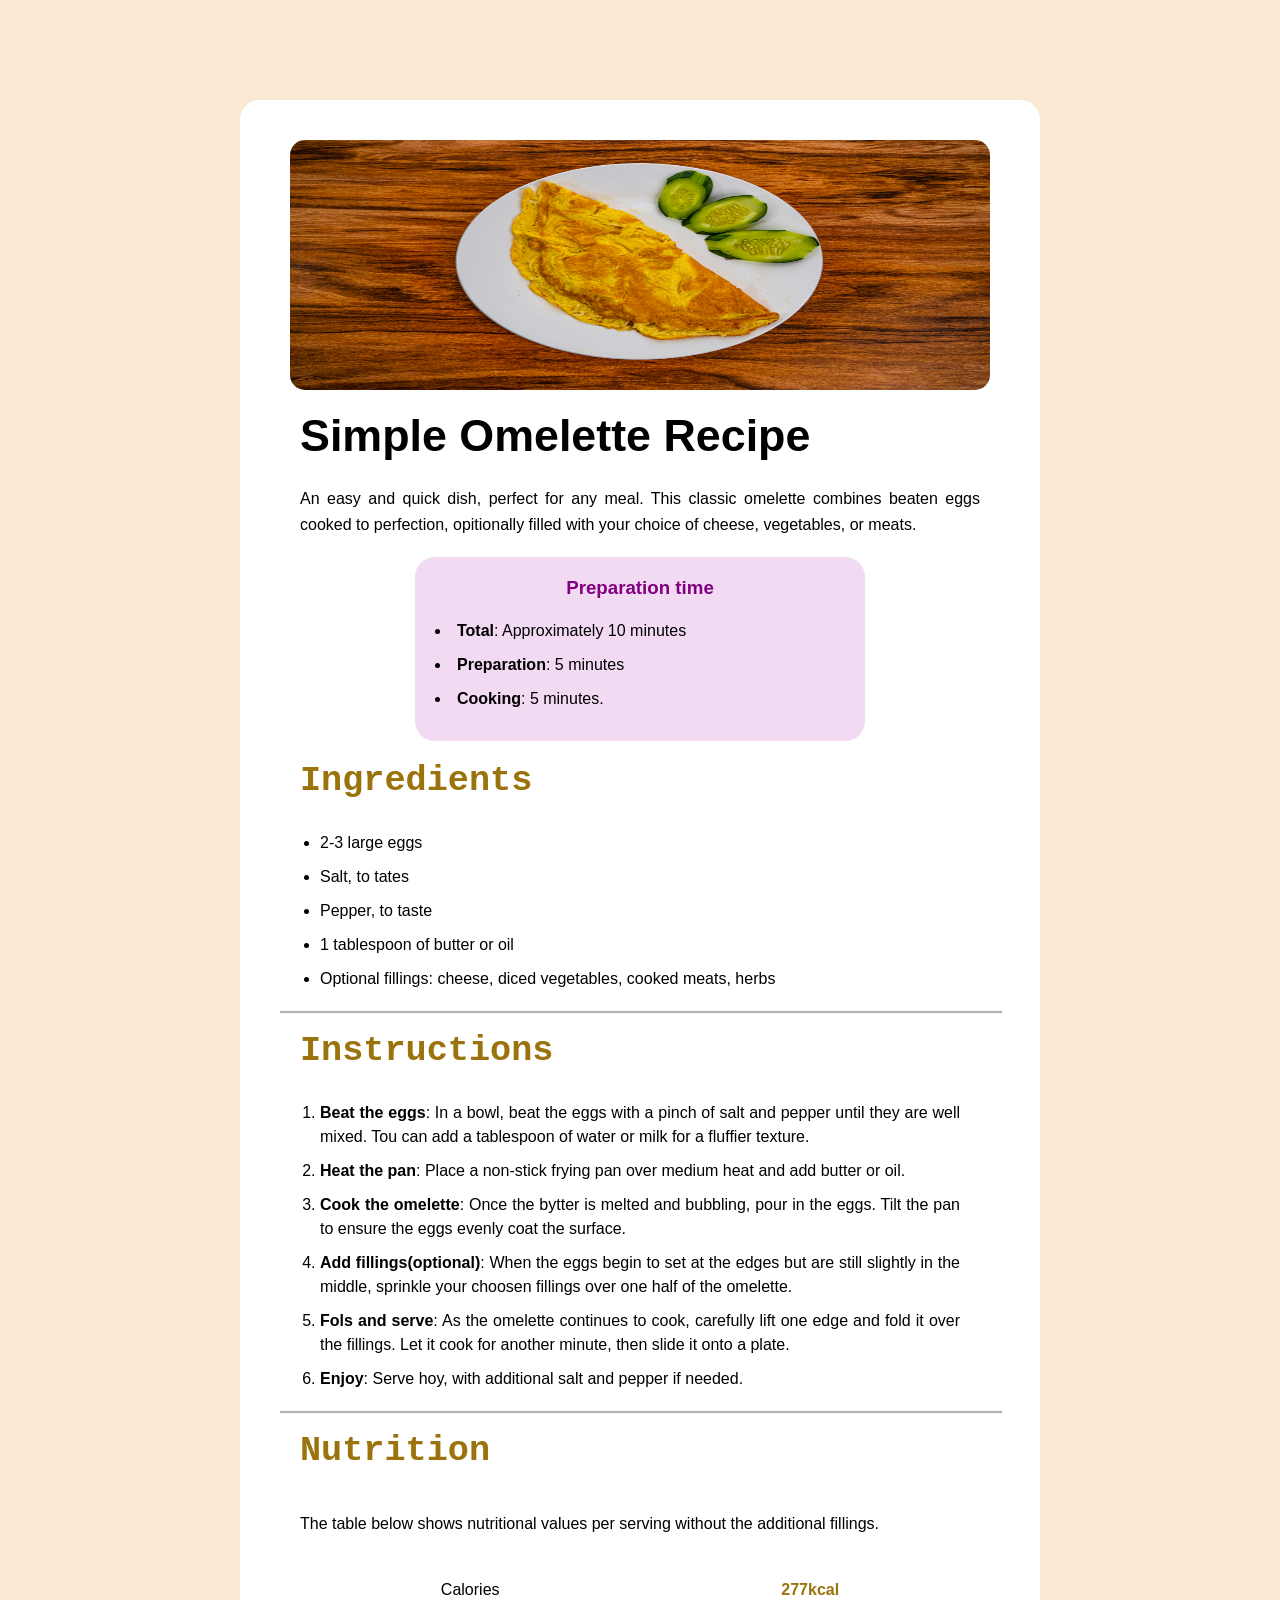
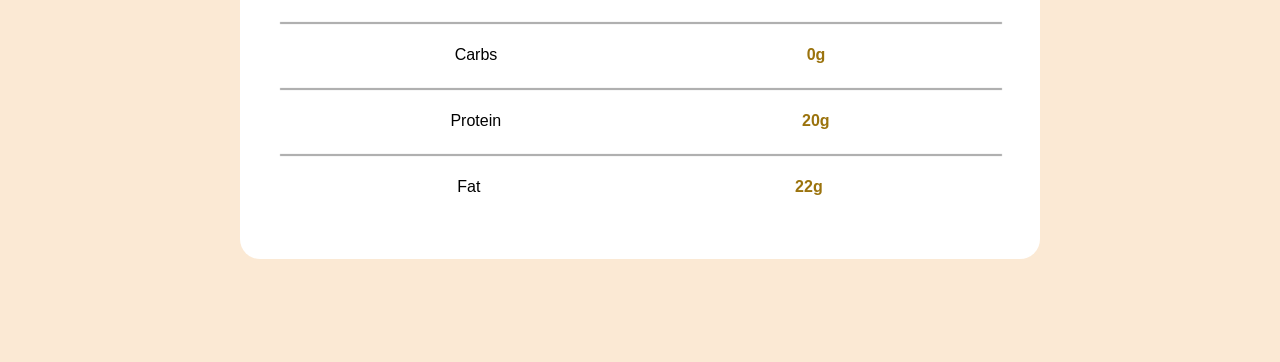
<file: omelete/index.html>
<!DOCTYPE html>
<html lang="en">
<head>
    <meta charset="UTF-8">
    <meta name="viewport" content="width=device-width, initial-scale=1.0">
    <title>Receita de Omelete</title>
    <link rel="shortcut icon" href="imagens/omelete.png" type="image/x-icon">
    <link rel="stylesheet" href="style/style.css">
    <link rel="stylesheet" href="style/maiores.css" media="screen and (min-width: 768px)">
</head>
<body>
    <main>
        <div id="imagem">
            <img src="imagens/omelete.jpg" alt="">
        </div>
        <h1>Simple Omelette Recipe</h1>
        <p>An easy and quick dish, perfect for any meal. This classic omelette combines beaten eggs cooked to perfection, opitionally filled with your choice of cheese, vegetables, or meats.</p>
        <div id="preparacao">
            <h3>Preparation time</h3>
            <ul>
                <li><strong>Total</strong>: Approximately 10 minutes</li>
                <li><strong>Preparation</strong>: 5 minutes</li>
                <li><strong>Cooking</strong>: 5 minutes.</li>
            </ul>
        </div>
        <h2>Ingredients</h2>
        <ul>
            <li>2-3 large eggs</li>
            <li>Salt, to tates</li>
            <li>Pepper, to taste</li>
            <li>1 tablespoon of butter or oil</li>
            <li>Optional fillings: cheese, diced vegetables, cooked meats, herbs</li>
        </ul>
        <hr>
        <h2>Instructions</h2>
        <ol>
            <li><strong>Beat the eggs</strong>: In a bowl, beat the eggs with a pinch of salt and pepper until they are well mixed. Tou can add a tablespoon of water or milk for a fluffier texture.</li>
            <li><strong>Heat the pan</strong>: Place a non-stick frying pan over medium heat and add butter or oil.</li>
            <li><strong>Cook the omelette</strong>: Once the bytter is melted and bubbling, pour in the eggs. Tilt the pan to ensure the eggs evenly coat the surface.</li>
            <li><strong>Add fillings(optional)</strong>: When the eggs begin to set at the edges but are still slightly in the middle, sprinkle your choosen fillings over one half of the omelette.</li>
            <li><strong>Fols and serve</strong>: As the omelette continues to cook, carefully lift one edge and fold it over the fillings. Let it cook for another minute, then slide it onto a plate.</li>
            <li><strong>Enjoy</strong>: Serve hoy, with additional salt and pepper if needed.</li>
        </ol>
        <hr>
        <h2>Nutrition</h2>
        <p>The table below shows nutritional values per serving without the additional fillings.</p>
        <p class="pai">Calories <span class="gramas">277kcal</span></p>
        <hr>
        <p class="pai">Carbs <span class="gramas">0g</span></p>
        <hr>
        <p class="pai">Protein <span class="gramas">20g</span></p>
        <hr>
        <p class="pai">Fat <span class="gramas">22g</span></p>
    </main>
</body>
</html>
</file>
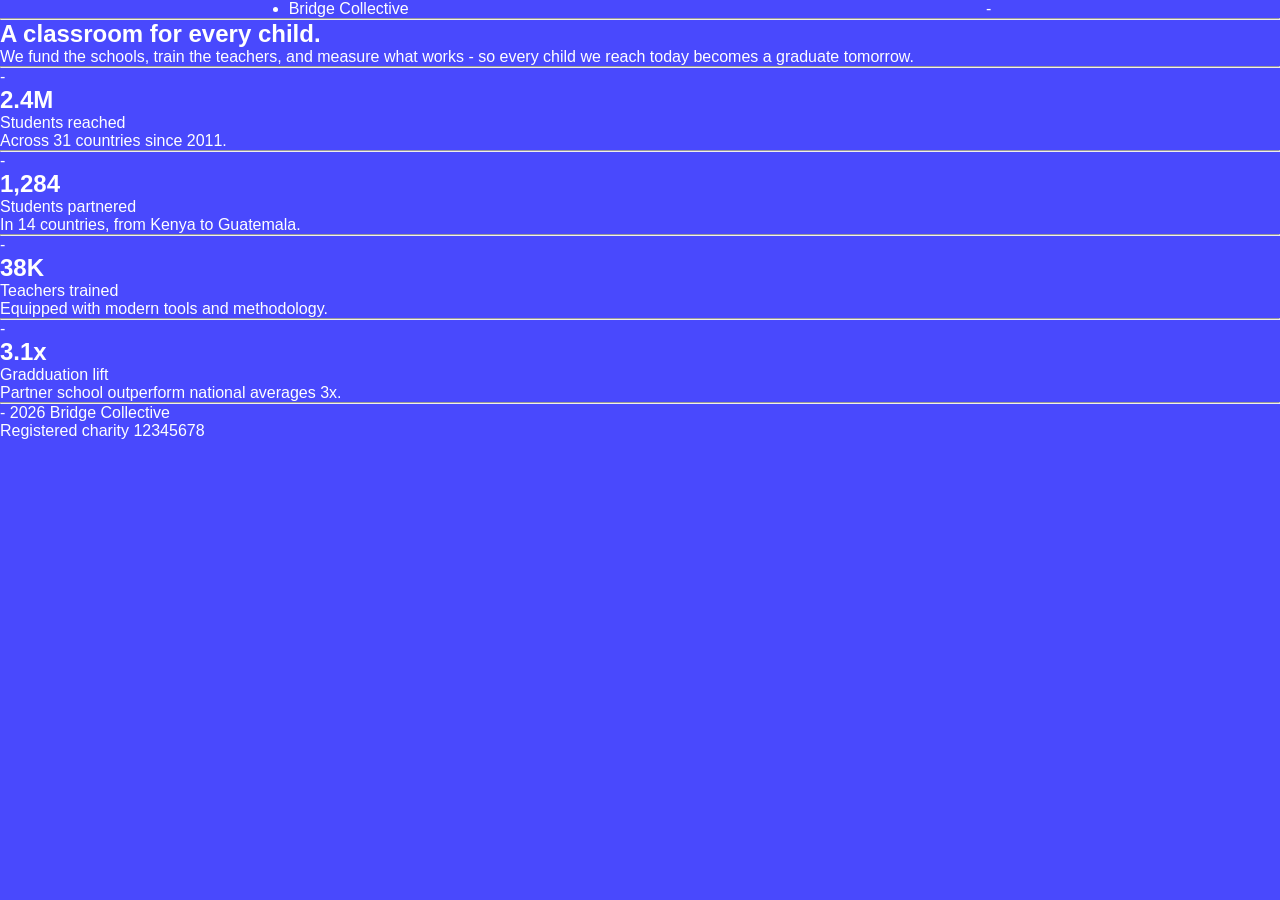
<file: page-blue/index.html>
<!DOCTYPE html>
<html lang="pt-br">
<head>
    <meta charset="UTF-8">
    <meta name="viewport" content="width=device-width, initial-scale=1.0">
    <title>Bridge Collective</title>
    <link rel="stylesheet" href="style/style.css">
</head>
<body>
    <header>
        <ul>
            <li>Bridge Collective</li>
        </ul>
        <div id="menu">
            <p>-</p>
        </div>
    </header>
    <hr>
    <main>
        <section class="apresentacao">
            <h1>A classroom for every child.</h1>
            <p>We fund the schools, train the teachers, and measure what works - so every child we reach today becomes a graduate tomorrow.</p>
        </section>
        <hr>
        <section class="informacoes">
            <div class="cabecalho-info">
                <p>-</p>
                <h2>2.4M</h2>
            </div>
            
            <div class="rodape-info">
                <p>Students reached</p>
                <p>Across 31 countries since 2011.</p>
            </div>
        </section>
        <hr>
        <section class="informacoes">
            <div class="cabecalho-info">
                <p>-</p>
                <h2>1,284</h2>
            </div>
            
            <div class="rodape-info">
                <p>Students partnered</p>
                <p>In 14 countries, from Kenya to Guatemala.</p>
            </div>
        </section>
        <hr>
        <section class="informacoes">
            <p>-</p>
            <h2>38K</h2>
            <p>Teachers trained</p>
            <p>Equipped with modern tools and methodology.</p>
        </section>
        <hr>
        <section class="informacoes">
            <div class="cabecalho-info">
                <p>-</p>
                <h2>3.1x</h2>
            </div>
            
            <div class="rodape-info">
                <p>Gradduation lift</p>
                <p>Partner school outperform national averages 3x.</p>
            </div>
        </section>
    </main>
    <hr>
    <footer>
        <p>- 2026 Bridge Collective</p>
        <p>Registered charity 12345678</p>
    </footer>
</body>
</html>
</file>
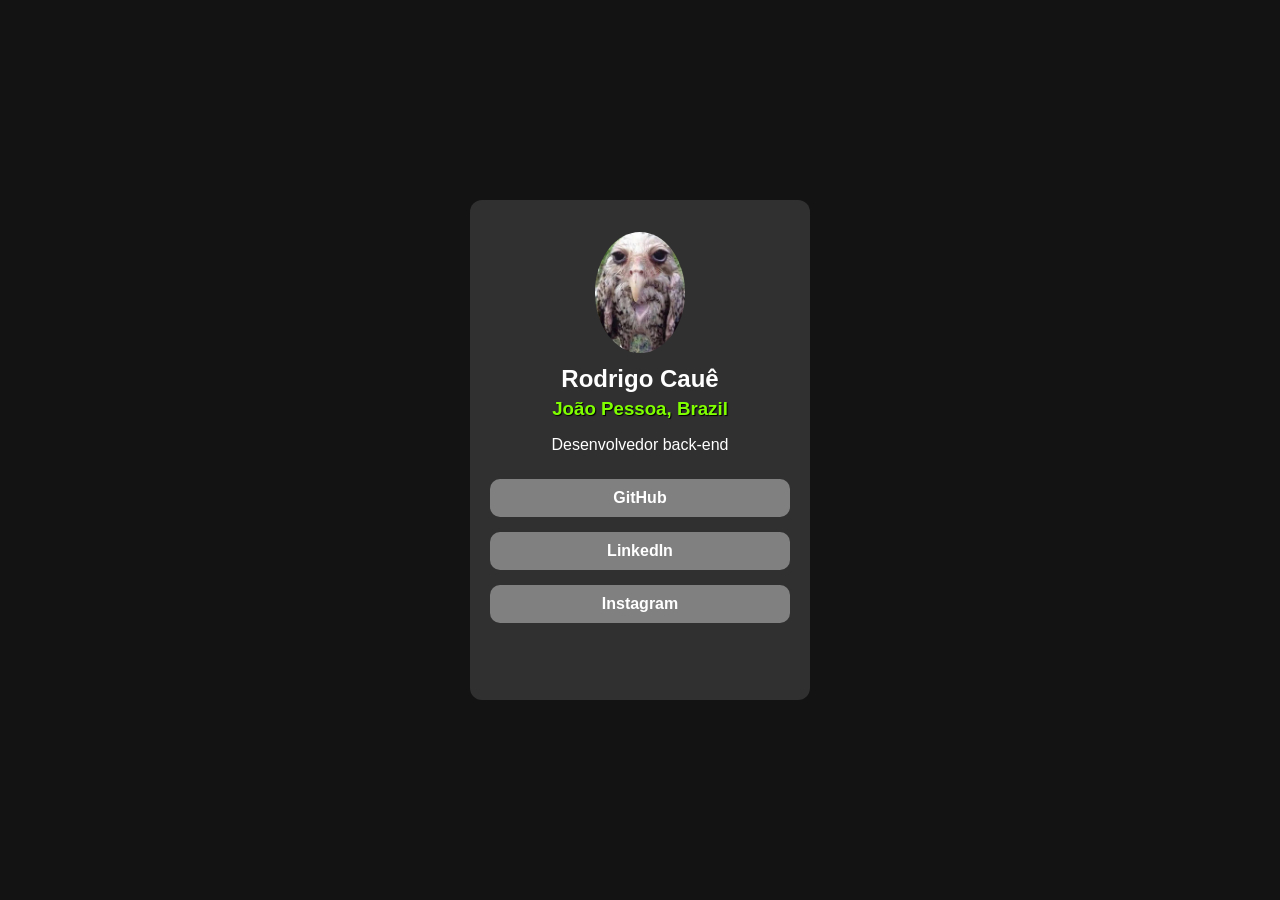
<file: pratica-03/index.html>
<!DOCTYPE html>
<html lang="pt-br">
<head>
    <meta charset="UTF-8">
    <meta name="viewport" content="width=device-width, initial-scale=1.0">
    <title>Perfil</title>
    <link rel="shortcut icon" href="imagens/favicon-32x32.png" type="image/x-icon">
    <link rel="stylesheet" href="style/style.css">
</head>
<body>
    <main>
        <section id="container">
            <section class="rosto">
                <img src="imagens/coruja.jpg" alt="Coruja Perfil">
                <h2>Rodrigo Cauê</h2>
                <h3>João Pessoa, Brazil</h3>
            </section>
            <section class="redes">
                <p>Desenvolvedor back-end</p>
                <a href="https://github.com/buuz01" target="_blank">GitHub</a>
                <a href="#">LinkedIn</a>
                <a href="#">Instagram</a>
            </section>
        </section>
    </main>
</body>
</html>
</file>
<file: omelete/style/style.css>
@charset "UTF-8";

* {
    margin: 0;
    padding: 0;
    box-sizing: border-box;
    font-family: Verdana, Geneva, Tahoma, sans-serif;
}

body {
    background-color: rgb(251, 233, 212);
}

main {
    background-color: #ffffff;
    margin: auto;
}

#imagem {
    margin: auto;
    min-width: 400px;
    min-height: 250px;
}

#imagem img {
    display: block;
    margin: auto;
    width: 100%;
    height: 250px;
}

h1 {
    font-size: 2.8em;
    font-family: 'Franklin Gothic Medium', 'Arial Narrow', Arial, sans-serif;
    padding: 20px 10px 5px 20px;
}

p {
    line-height: 1.6em;
    padding: 20px;
    text-align: justify;
}

#preparacao {
    background-color: rgba(179, 13, 179, 0.153);
    max-width: 400px;
    margin: auto;
    padding: 10px;
    border-radius: 20px;
    text-align: center;
}

#preparacao h3 {
    padding: 10px;
    color: purple;
}

#preparacao ul {
    list-style-position: inside;
    padding: 10px;
}

hr {
    min-width: 450px;
    margin: auto;
    margin: 5px;
    border-width: 0;
    box-shadow: 1px 1px 1px 1px rgba(0, 0, 0, 0.345);
}

h2 {
    padding: 20px;
    font-size: 2.2em;
    font-family: cursive, monospace;
    color: rgb(155, 115, 13);
}

ul {
    padding: 10px 40px 10px 40px;
    line-height: 1.5em;
    text-align: justify;
}

ol {
    padding: 10px 40px 10px 40px;
    line-height: 1.5em;
    text-align: justify;
}

li {
    margin-bottom: 10px;
}

.pai {
    display: flex;
    justify-content: space-around;
}

.gramas {
    color: rgb(155, 115, 13);
    font-weight: bold;
}
</file>
<file: omelete/style/maiores.css>
@charset "UTF-8";


main {
    margin: 100px auto;
    max-width: 800px;
    padding: 40px;
    border-radius: 20px;
}

#imagem
{
    max-width: 700px;
    margin: auto;
}

#imagem img {
    border-radius: 15px;
}

#preparacao {
    max-width: 450px;
}

hr {
    margin: auto;
}
</file>
<file: page-blue/style/style.css>
@charset "UTF-8";

* {
    margin: 0;
    padding: 0;
    box-sizing: border-box;
    font-family: Verdana, Geneva, Tahoma, sans-serif;
}

body {
    background-color: rgb(73, 73, 253);
    color: white;
}

header {
    display: flex;
    justify-content: space-around;
}
</file>
<file: pratica-03/style/style.css>
@charset "UTF-8";

* {
    padding: 0;
    margin: 0;
    box-sizing: border-box;
}

body {
    background-color: rgb(19, 19, 19);
    color: white;
    font-family: Verdana, Geneva, Tahoma, sans-serif;
    display: flex;
    justify-content: center;
    align-items: center;
    height: 100vh;
}

#container {
    max-width: 400px;
    min-height: 500px;
    padding: 20px;
    background-color: rgb(48, 48, 48);
    border-radius: 12px;
}

.rosto {
    text-align: center;
    margin-bottom: 16px;
}

.rosto h2 {
    margin-bottom: 5px;
}

.rosto h3 {
    color: chartreuse;
    text-shadow: 1px 1px 1px black;
}

.rosto img {
    border-radius: 100%;
    width: 90px;
    display: block;
    margin: 12px auto;
}

.redes {
    text-align: center;
    gap: 15px;
    display: flex;
    flex-direction: column;
}

.redes p {
    margin-bottom: 10px;
}

.redes a {
    width: 300px;
    padding: 10px;
    text-decoration: none;
    font-weight: bold;
    color: white;
    background-color: gray;
    border-radius: 10px;
}

.redes a:hover {
    background-color: chartreuse;
    color: black;
}
</file>
